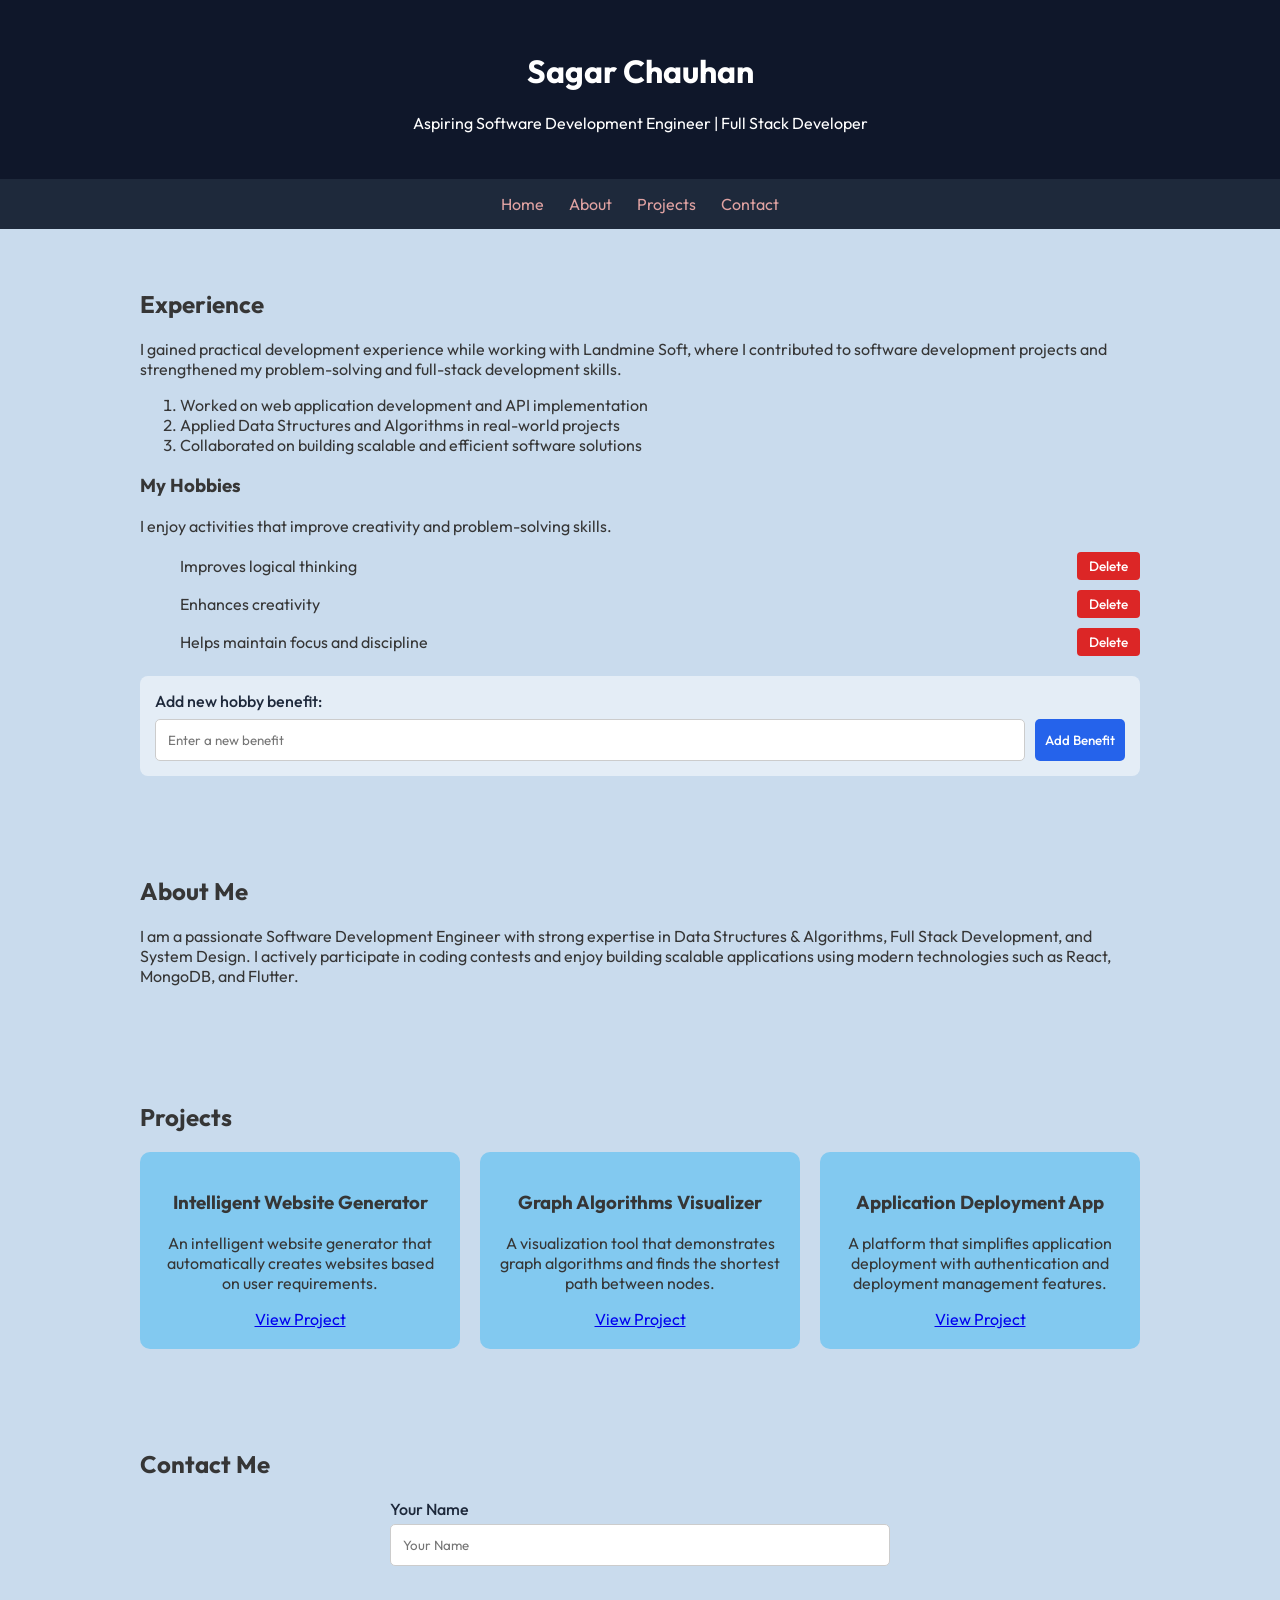
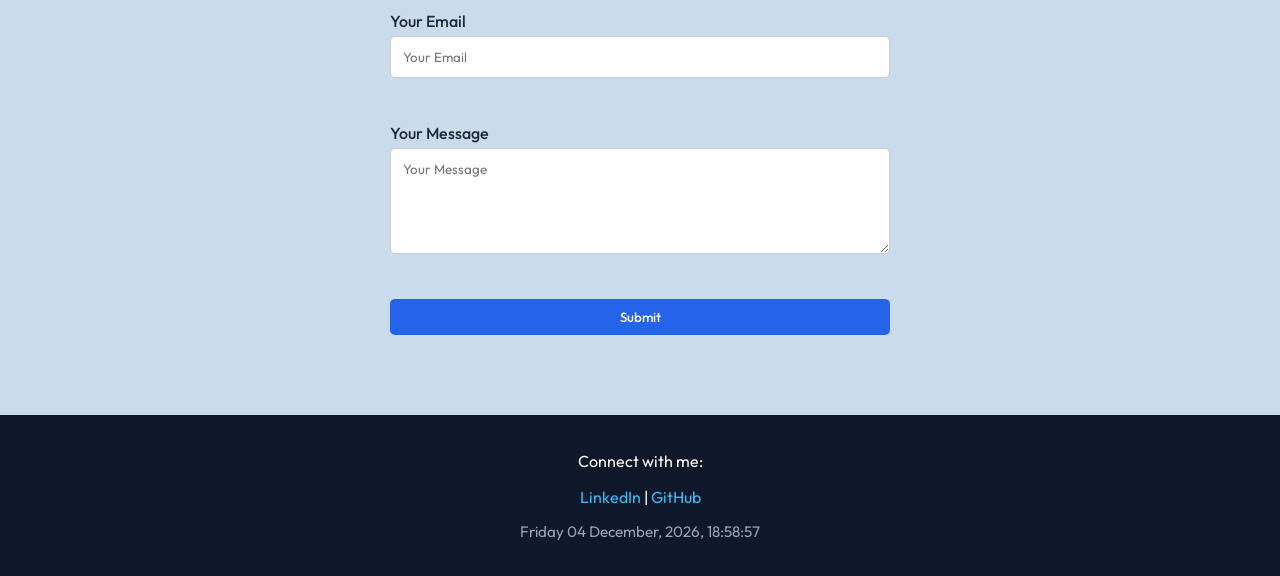
<file: index.html>
<!doctype html>
<html lang="en">
  <head>
    <meta charset="UTF-8" />

    <!-- Responsive viewport -->
    <meta name="viewport" content="width=device-width, initial-scale=1.0" />

    <title>Sagar Chauhan | Portfolio</title>

    <!-- Google Font -->
    <link rel="preconnect" href="https://fonts.googleapis.com" />
    <link rel="preconnect" href="https://fonts.gstatic.com" crossorigin />

    <link
      href="https://fonts.googleapis.com/css2?family=Outfit:wght@100..900&display=swap"
      rel="stylesheet"
    />

    <!-- CSS -->
    <link rel="stylesheet" href="style.css" />
  </head>

  <body>
    <!-- Header Section -->
    <header>
      <h1>Sagar Chauhan</h1>
      <p>Aspiring Software Development Engineer | Full Stack Developer</p>
    </header>

    <!-- Navigation -->
    <nav>
      <ul>
        <li><a href="#home">Home</a></li>
        <li><a href="#about">About</a></li>
        <li><a href="#projects">Projects</a></li>
        <li><a href="#contact">Contact</a></li>
      </ul>
    </nav>

    <!-- Home Section -->
    <section id="home" class="container">
      <h2>Experience</h2>

      <p>
        I gained practical development experience while working with Landmine
        Soft, where I contributed to software development projects and
        strengthened my problem-solving and full-stack development skills.
      </p>

      <ol>
        <li>Worked on web application development and API implementation</li>
        <li>Applied Data Structures and Algorithms in real-world projects</li>
        <li>
          Collaborated on building scalable and efficient software solutions
        </li>
      </ol>

      <!-- Hobby Subsection -->
      <h3>My Hobbies</h3>

      <p>
        I enjoy activities that improve creativity and problem-solving skills.
      </p>

      <ol id="hobby-list" aria-label="List of hobby benefits">
        <li>Improves logical thinking</li>
        <li>Enhances creativity</li>
        <li>Helps maintain focus and discipline</li>
      </ol>

      <!-- Hobby Input Section - Added for Assignment -->
      <div class="hobby-input-section">
        <label for="hobby-input">Add new hobby benefit:</label>
        <div class="input-button-group">
          <input
            type="text"
            id="hobby-input"
            placeholder="Enter a new benefit"
            aria-label="New hobby benefit input"
          />
          <button
            type="button"
            id="add-hobby-btn"
            aria-label="Add hobby benefit to list"
          >
            Add Benefit
          </button>
        </div>
      </div>
    </section>

    <!-- About Section -->
    <section id="about" class="container">
      <h2>About Me</h2>

      <p>
        I am a passionate Software Development Engineer with strong expertise in
        Data Structures & Algorithms, Full Stack Development, and System Design.
        I actively participate in coding contests and enjoy building scalable
        applications using modern technologies such as React, MongoDB, and
        Flutter.
      </p>
    </section>

    <!-- Projects Section -->
    <section id="projects" class="container">
      <h2>Projects</h2>

      <div class="project-grid">
        <div class="project-card">
          <h3>Intelligent Website Generator</h3>
          <p>
            An intelligent website generator that automatically creates websites
            based on user requirements.
          </p>
          <a
            href="https://github.com/sagarrrr21/intelligent-website-genrrator"
            target="_blank"
            rel="noopener noreferrer"
          >
            View Project
          </a>
        </div>

        <div class="project-card">
          <h3>Graph Algorithms Visualizer</h3>
          <p>
            A visualization tool that demonstrates graph algorithms and finds
            the shortest path between nodes.
          </p>
          <a
            href="https://github.com/sagarrrr21/Path-Finding-Visualizer"
            target="_blank"
            rel="noopener noreferrer"
          >
            View Project
          </a>
        </div>

        <div class="project-card">
          <h3>Application Deployment App</h3>
          <p>
            A platform that simplifies application deployment with
            authentication and deployment management features.
          </p>
          <a
            href="https://github.com/sagarrrr21/Scalara"
            target="_blank"
            rel="noopener noreferrer"
          >
            View Project
          </a>
        </div>
      </div>
    </section>

    <!-- Contact Section -->
    <section id="contact" class="container">
      <h2>Contact Me</h2>

      <form id="contact-form">
        <div class="form-group">
          <label for="name">Your Name</label>
          <input
            type="text"
            id="name"
            name="name"
            placeholder="Your Name"
            required
            aria-required="true"
          />
          <span class="error-message" id="name-error"></span>
        </div>

        <div class="form-group">
          <label for="email">Your Email</label>
          <input
            type="email"
            id="email"
            name="email"
            placeholder="Your Email"
            required
            aria-required="true"
          />
          <span class="error-message" id="email-error"></span>
        </div>

        <div class="form-group">
          <label for="message">Your Message</label>
          <textarea
            id="message"
            name="message"
            rows="5"
            placeholder="Your Message"
            required
            aria-required="true"
          ></textarea>
          <span class="error-message" id="message-error"></span>
        </div>

        <button type="submit">Submit</button>
      </form>
    </section>

    <!-- Footer -->
    <footer>
      <p>Connect with me:</p>

      <a
        href="https://www.linkedin.com/in/sagarrrr21/"
        target="_blank"
        rel="noopener noreferrer"
        >LinkedIn</a
      >
      |
      <a
        href="https://github.com/sagarrrr21"
        target="_blank"
        rel="noopener noreferrer"
        >GitHub</a
      >

      <p id="time" aria-live="polite"></p>
    </footer>

    <!-- JavaScript -->
    <script src="script.js"></script>
  </body>
</html>
</file>
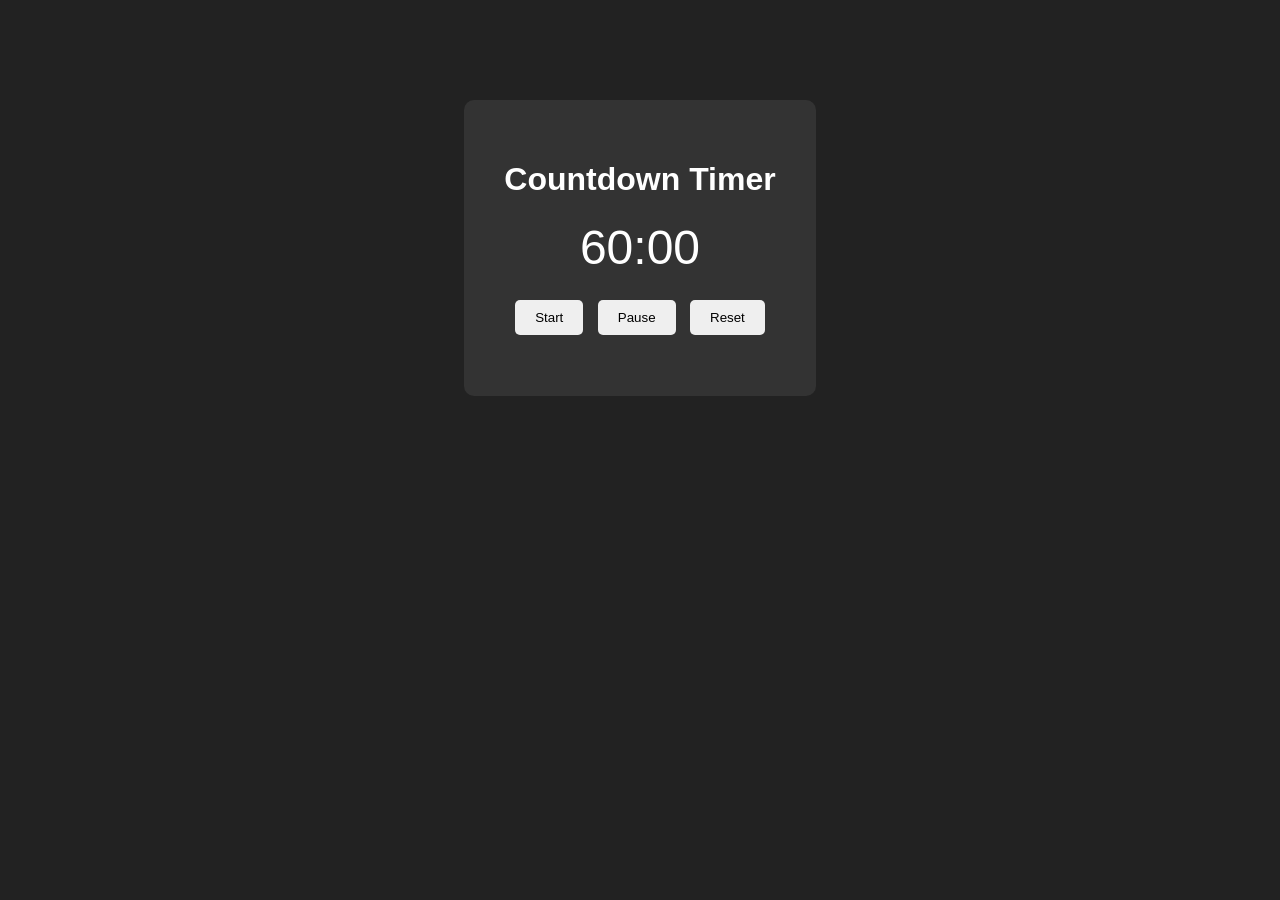
<file: Week 3 Assignment/task4.html>
<!doctype html>
<html>
  <head>
    <title>Countdown Timer</title>
    <link rel="stylesheet" href="task4.css" />
  </head>

  <body>
    <div class="container">
      <h1>Countdown Timer</h1>

      <div id="timer">60:00</div>

      <div class="buttons">
        <button onclick="startTimer()">Start</button>
        <button onclick="pauseTimer()">Pause</button>
        <button onclick="resetTimer()">Reset</button>
      </div>

      <p id="message"></p>
    </div>

    <script src="task4.js"></script>
  </body>
</html>
</file>
<file: style.css>
/* General Page Styling */

body {
  margin: 0;
  font-family: "Outfit", sans-serif;
  background-color: #c9dbed;
  color: #363636;
}

/* Main container */

.container {
  max-width: 1000px;
  margin: auto;
  padding: 40px 20px;
}

/* Header */

header {
  background: #0f172a;
  color: white;
  text-align: center;
  padding: 30px;
}

/* Navigation */

nav {
  background: #1e293b;
  padding: 15px;
}

nav ul {
  list-style: none;
  display: flex;
  justify-content: center;
  gap: 25px;
  margin: 0;
  padding: 0;
}

nav a {
  color: rgb(224, 162, 162);
  text-decoration: none;
  transition: color 0.3s ease;
}

nav a:hover {
  color: #54c2f1;
}

/* Hobby Section Styling */

#hobby-list {
  margin-bottom: 20px;
}

#hobby-list li {
  margin-bottom: 10px;
  display: flex;
  align-items: center;
  justify-content: space-between;
}

.hobby-input-section {
  margin-top: 20px;
  padding: 15px;
  background-color: rgba(255, 255, 255, 0.5);
  border-radius: 8px;
}

.hobby-input-section label {
  display: block;
  margin-bottom: 8px;
  font-weight: 500;
  color: #1e293b;
}

.input-button-group {
  display: flex;
  gap: 10px;
}

.input-button-group input {
  flex: 1;
}

/* Delete Button Styling - Moved from inline JS */

.delete-btn {
  padding: 5px 12px;
  background: #dc2626;
  color: white;
  border: none;
  cursor: pointer;
  border-radius: 4px;
  font-size: 0.85rem;
  transition: background 0.3s ease;
  margin-left: 10px;
}

.delete-btn:hover {
  background: #b91c1c;
}

.delete-btn:focus {
  outline: 2px solid #991b1b;
  outline-offset: 2px;
}

/* Project Layout */

.project-grid {
  display: flex;
  gap: 20px;
  justify-content: center;
  flex-wrap: wrap;
}

/* Project Card */

.project-card {
  background: rgb(130, 201, 240);
  padding: 20px;
  border-radius: 10px;
  width: 280px;
  text-align: center;
  transition:
    transform 0.3s ease,
    box-shadow 0.3s ease;
}

.project-card:hover {
  transform: translateY(-5px);
  box-shadow: 0 5px 15px rgba(0, 0, 0, 0.2);
}

/* Contact Form Styling */

form {
  display: flex;
  flex-direction: column;
  gap: 20px;
  max-width: 500px;
  margin: auto;
}

.form-group {
  display: flex;
  flex-direction: column;
  gap: 5px;
}

.form-group label {
  font-weight: 500;
  color: #1e293b;
}

input,
textarea {
  padding: 12px;
  border-radius: 5px;
  border: 1px solid #ccc;
  font-family: inherit;
  transition: border-color 0.3s ease;
}

input:focus,
textarea:focus {
  outline: none;
  border-color: #2563eb;
  box-shadow: 0 0 0 3px rgba(37, 99, 235, 0.1);
}

/* Form Validation Error States */

input.error,
textarea.error {
  border-color: #dc2626;
}

.error-message {
  color: #dc2626;
  font-size: 0.875rem;
  min-height: 1.25rem;
  display: block;
}

/* Buttons */

button {
  padding: 10px;
  background: #2563eb;
  color: white;
  border: none;
  cursor: pointer;
  border-radius: 5px;
  font-family: inherit;
  font-weight: 500;
  transition: background 0.3s ease;
}

button:hover {
  background: #1d4ed8;
}

button:focus {
  outline: 2px solid #1e40af;
  outline-offset: 2px;
}

/* Footer */

footer {
  background: #0f172a;
  color: white;
  text-align: center;
  padding: 20px;
  margin-top: 40px;
}

footer a {
  color: #38bdf8;
  text-decoration: none;
  transition: color 0.3s ease;
}

footer a:hover {
  color: #7dd3fc;
}

#time {
  margin-top: 15px;
  font-size: 0.95rem;
  color: #94a3b8;
}

/* Responsive Design */

@media (max-width: 768px) {
  nav ul {
    flex-direction: column;
    gap: 15px;
  }

  .project-grid {
    flex-direction: column;
    align-items: center;
  }

  .input-button-group {
    flex-direction: column;
  }

  #hobby-list li {
    flex-direction: column;
    align-items: flex-start;
    gap: 8px;
  }

  .delete-btn {
    align-self: flex-start;
  }
}
</file>
<file: Week 3 Assignment/task4.css>
body {
  font-family: Arial;
  background: #222;
  color: white;
  text-align: center;
  margin-top: 100px;
}

.container {
  background: #333;
  padding: 40px;
  border-radius: 10px;
  display: inline-block;
}

#timer {
  font-size: 48px;
  margin: 20px;
}

button {
  padding: 10px 20px;
  margin: 5px;
  border: none;
  border-radius: 5px;
  cursor: pointer;
}

button:hover {
  background: #555;
  color: white;
}
</file>
